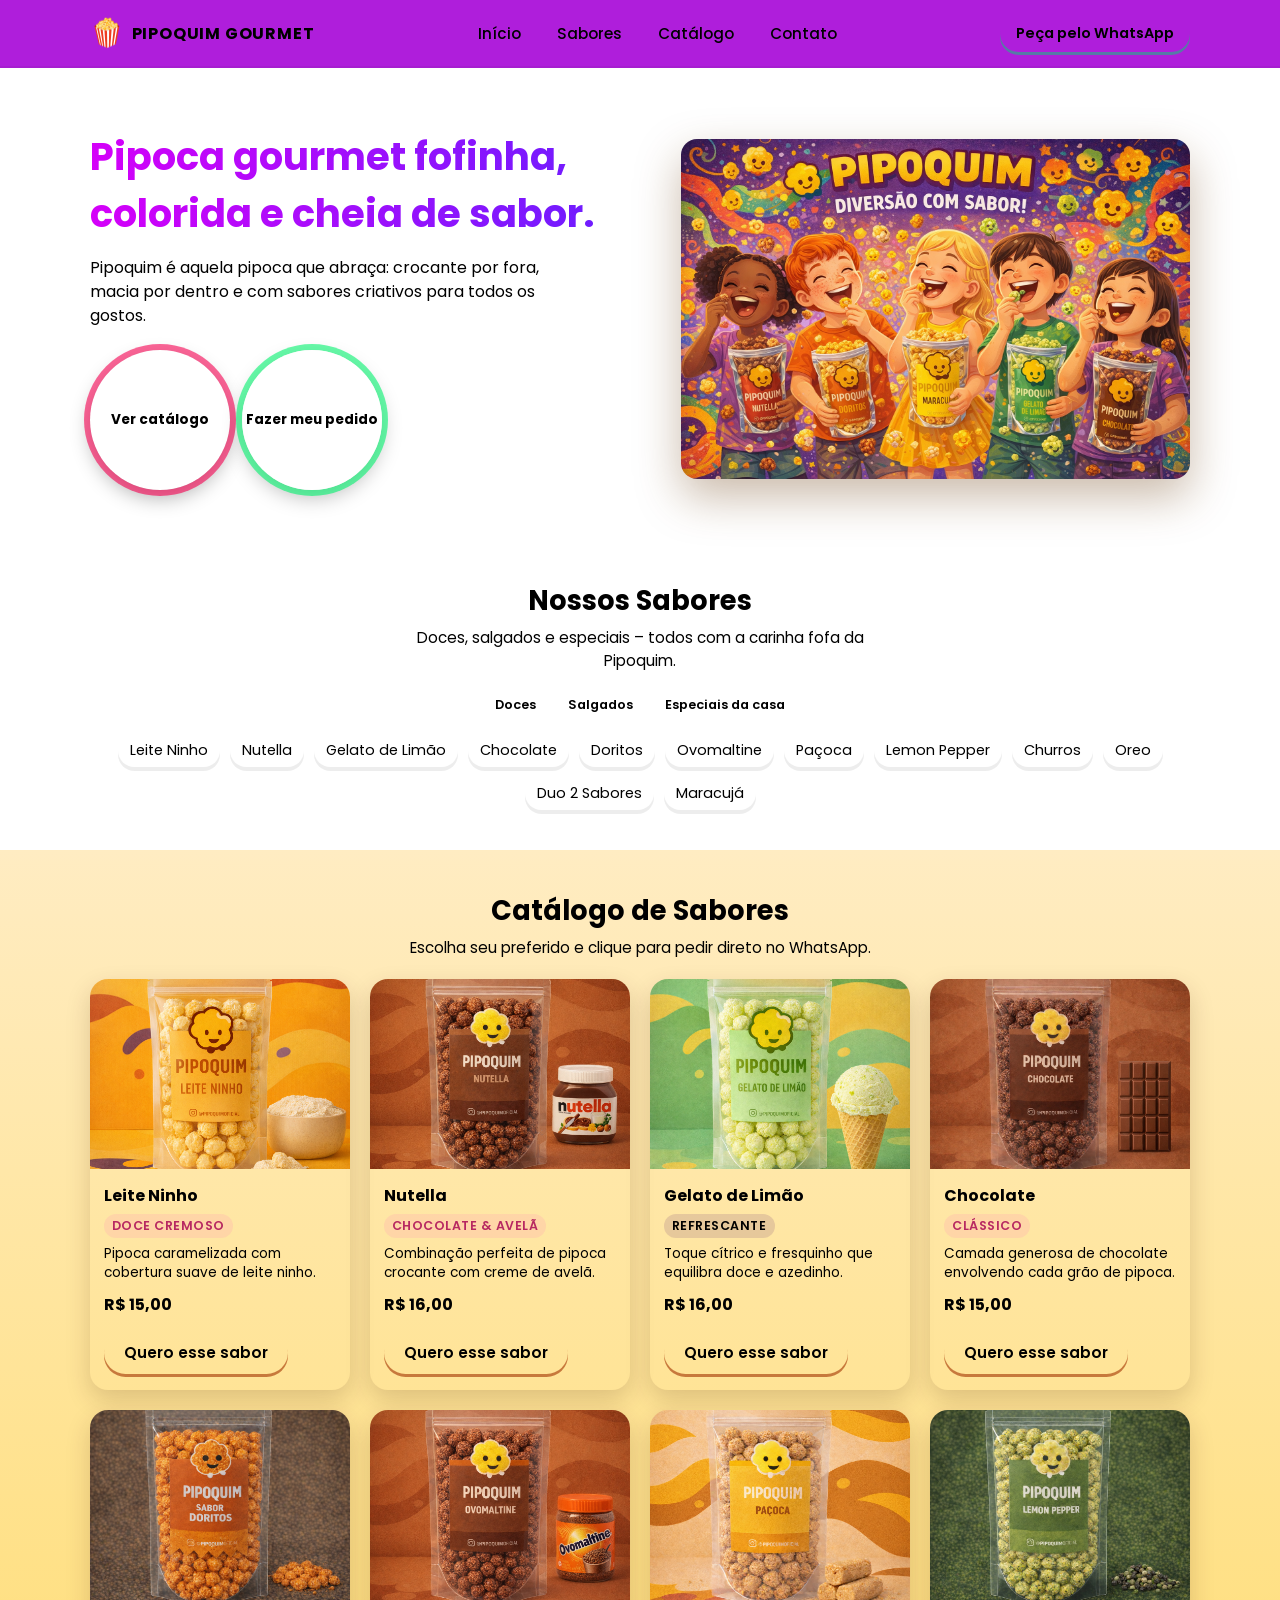
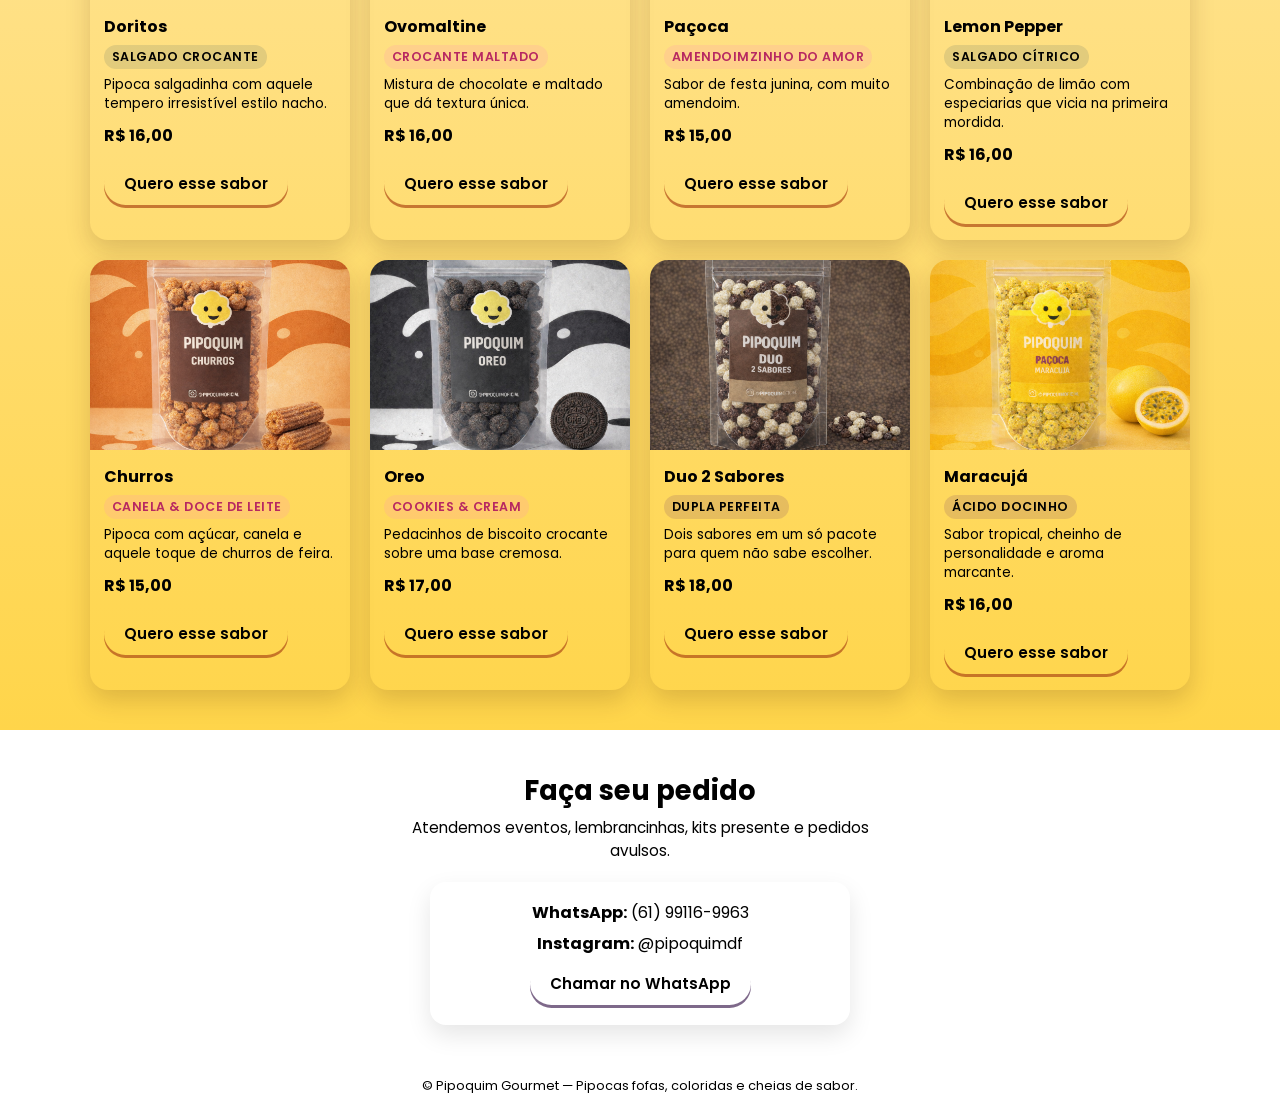
<file: index.html>
<!DOCTYPE html>
<html lang="pt-BR">
<head>
    <meta charset="UTF-8">
    <meta name="viewport" content="width=device-width, initial-scale=1.0">
    <title>Pipoquim Gourmet</title>
    <link rel="stylesheet" href="style.css">
    <link rel="preconnect" href="https://fonts.googleapis.com">
    <link rel="preconnect" href="https://fonts.gstatic.com" crossorigin>
    <link href="https://fonts.googleapis.com/css2?family=Poppins:wght@300;400;600;700&display=swap" rel="stylesheet">
</head>
<script>
document.addEventListener("click", function(e) {
    for (let i = 0; i < 8; i++) {
        let pipoca = document.createElement("span");
        pipoca.innerHTML = "🍿";
        pipoca.classList.add("explodir");

        document.body.appendChild(pipoca);

        let x = e.clientX;
        let y = e.clientY;

        pipoca.style.left = x + "px";
        pipoca.style.top = y + "px";

        let angle = Math.random() * 2 * Math.PI;
        let distance = Math.random() * 120 + 40;

        let xMove = Math.cos(angle) * distance;
        let yMove = Math.sin(angle) * distance;

        pipoca.style.setProperty("--x", xMove + "px");
        pipoca.style.setProperty("--y", yMove + "px");

        setTimeout(() => {
            pipoca.remove();
        }, 800);
    }
});
</script>

<body>
    <header class="topbar">
        <div class="logo">
            <span class="logo-icone">🍿</span>
            <span class="logo-texto">Pipoquim Gourmet</span>
        </div>
        <nav class="menu">
            <a href="#inicio">Início</a>
            <a href="#sabores">Sabores</a>
            <a href="#catalogo">Catálogo</a>
            <a href="#contato">Contato</a>
        </nav>
        <a href="https://w.app/r2nhoq" target="_blank" class="btn-whatsapp">
            Peça pelo WhatsApp
        </a>
    </header>

    <main>
        <!-- HERO -->
        <section id="inicio" class="hero">
            <div class="hero-texto">
                <h1>Pipoca gourmet fofinha, colorida e cheia de sabor.</h1>
                <p>
                    Pipoquim é aquela pipoca que abraça: crocante por fora,
                    macia por dentro e com sabores criativos para todos os gostos.
                </p>
                <div class="hero-acoes">
                    <a href="#catalogo" class="btn-principal">Ver catálogo</a>
                    <a href="https://w.app/r2nhoq" target="_blank" class="btn-secundario">
                        Fazer meu pedido
                    </a>
                </div>
            </div>
            <div class="hero-imagem">
                <img src="img/banner.png" alt="Sabores de pipoca Pipoquim">
            </div>
        </section>

        <!-- SABORES -->
        <section id="sabores" class="secao sabores">
            <div class="secao-titulo">
                <h2>Nossos Sabores</h2>
                <p>Doces, salgados e especiais – todos com a carinha fofa da Pipoquim.</p>
            </div>

            <div class="sabores-tags">
                <span class="tag tag-doce">Doces</span>
                <span class="tag tag-salgado">Salgados</span>
                <span class="tag tag-especial">Especiais da casa</span>
            </div>

            <div class="sabores-lista">
                <span>Leite Ninho</span>
                <span>Nutella</span>
                <span>Gelato de Limão</span>
                <span>Chocolate</span>
                <span>Doritos</span>
                <span>Ovomaltine</span>
                <span>Paçoca</span>
                <span>Lemon Pepper</span>
                <span>Churros</span>
                <span>Oreo</span>
                <span>Duo 2 Sabores</span>
                <span>Maracujá</span>
            </div>
        </section>

        <!-- CATÁLOGO -->
        <section id="catalogo" class="secao catalogo">
            <div class="secao-titulo">
                <h2>Catálogo de Sabores</h2>
                <p>Escolha seu preferido e clique para pedir direto no WhatsApp.</p>
            </div>

            <div class="grid-catalogo">
                <!-- Leite Ninho -->
                <article class="card-sabor">
                    <img src="img/leite ninho.png" alt="Pipoquim Leite Ninho">
                    <div class="card-info">
                        <h3>Leite Ninho</h3>
                        <p class="card-tag doce">Doce cremoso</p>
                        <p class="card-desc">
                            Pipoca caramelizada com cobertura suave de leite ninho.
                        </p>
                        <p class="card-preco">R$ 15,00</p>
                        <a href="https://w.app/r2nhoq"
                           target="_blank" class="btn-card">Quero esse sabor</a>
                    </div>
                </article>

                <!-- Nutella -->
                <article class="card-sabor">
                    <img src="img/nutella.png" alt="Pipoquim Nutella">
                    <div class="card-info">
                        <h3>Nutella</h3>
                        <p class="card-tag doce">Chocolate & avelã</p>
                        <p class="card-desc">
                            Combinação perfeita de pipoca crocante com creme de avelã.
                        </p>
                        <p class="card-preco">R$ 16,00</p>
                        <a href="https://w.app/r2nhoq"
                           target="_blank" class="btn-card">Quero esse sabor</a>
                    </div>
                </article>

                <!-- Gelato de Limão -->
                <article class="card-sabor">
                    <img src="img/gelato 2.0.png" alt="Pipoquim Gelato de Limão">
                    <div class="card-info">
                        <h3>Gelato de Limão</h3>
                        <p class="card-tag especial">Refrescante</p>
                        <p class="card-desc">
                            Toque cítrico e fresquinho que equilibra doce e azedinho.
                        </p>
                        <p class="card-preco">R$ 16,00</p>
                        <a href="https://w.app/r2nhoq"
                           target="_blank" class="btn-card">Quero esse sabor</a>
                    </div>
                </article>

                <!-- Chocolate -->
                <article class="card-sabor">
                    <img src="img/Chocolate.png" alt="Pipoquim Chocolate">
                    <div class="card-info">
                        <h3>Chocolate</h3>
                        <p class="card-tag doce">Clássico</p>
                        <p class="card-desc">
                            Camada generosa de chocolate envolvendo cada grão de pipoca.
                        </p>
                        <p class="card-preco">R$ 15,00</p>
                        <a href="https://w.app/r2nhoq"
                           target="_blank" class="btn-card">Quero esse sabor</a>
                    </div>
                </article>

                <!-- Doritos -->
                <article class="card-sabor">
                    <img src="img/Doritos.png" alt="Pipoquim Doritos">
                    <div class="card-info">
                        <h3>Doritos</h3>
                        <p class="card-tag salgado">Salgado crocante</p>
                        <p class="card-desc">
                            Pipoca salgadinha com aquele tempero irresistível estilo nacho.
                        </p>
                        <p class="card-preco">R$ 16,00</p>
                        <a href="https://w.app/r2nhoq"
                           target="_blank" class="btn-card">Quero esse sabor</a>
                    </div>
                </article>

                <!-- Ovomaltine -->
                <article class="card-sabor">
                    <img src="img/Ovomaltine.png" alt="Pipoquim Ovomaltine">
                    <div class="card-info">
                        <h3>Ovomaltine</h3>
                        <p class="card-tag doce">Crocante maltado</p>
                        <p class="card-desc">
                            Mistura de chocolate e maltado que dá textura única.
                        </p>
                        <p class="card-preco">R$ 16,00</p>
                        <a href="https://w.app/r2nhoq"
                           target="_blank" class="btn-card">Quero esse sabor</a>
                    </div>
                </article>

                <!-- Paçoca -->
                <article class="card-sabor">
                    <img src="img/paçoca.png" alt="Pipoquim Paçoca">
                    <div class="card-info">
                        <h3>Paçoca</h3>
                        <p class="card-tag doce">Amendoimzinho do amor</p>
                        <p class="card-desc">
                            Sabor de festa junina, com muito amendoim.
                        </p>
                        <p class="card-preco">R$ 15,00</p>
                        <a href="https://w.app/r2nhoq"
                           target="_blank" class="btn-card">Quero esse sabor</a>
                    </div>
                </article>

                <!-- Lemon Pepper -->
                <article class="card-sabor">
                    <img src="img/Lemon pepper.png" alt="Pipoquim Lemon Pepper">
                    <div class="card-info">
                        <h3>Lemon Pepper</h3>
                        <p class="card-tag salgado">Salgado cítrico</p>
                        <p class="card-desc">
                            Combinação de limão com especiarias que vicia na primeira mordida.
                        </p>
                        <p class="card-preco">R$ 16,00</p>
                        <a href="https://w.app/r2nhoq"
                           target="_blank" class="btn-card">Quero esse sabor</a>
                    </div>
                </article>

                <!-- Churros -->
                <article class="card-sabor">
                    <img src="img/churros.png" alt="Pipoquim Churros">
                    <div class="card-info">
                        <h3>Churros</h3>
                        <p class="card-tag doce">Canela & doce de leite</p>
                        <p class="card-desc">
                            Pipoca com açúcar, canela e aquele toque de churros de feira.
                        </p>
                        <p class="card-preco">R$ 15,00</p>
                        <a href="https://w.app/r2nhoq"
                           target="_blank" class="btn-card">Quero esse sabor</a>
                    </div>
                </article>

                <!-- Oreo -->
                <article class="card-sabor">
                    <img src="img/oreo.png" alt="Pipoquim Oreo">
                    <div class="card-info">
                        <h3>Oreo</h3>
                        <p class="card-tag doce">Cookies & cream</p>
                        <p class="card-desc">
                            Pedacinhos de biscoito crocante sobre uma base cremosa.
                        </p>
                        <p class="card-preco">R$ 17,00</p>
                        <a href="https://w.app/r2nhoq"
                           target="_blank" class="btn-card">Quero esse sabor</a>
                    </div>
                </article>

                <!-- Duo -->
                <article class="card-sabor">
                    <img src="img/Duo.png" alt="Pipoquim Duo 2 Sabores">
                    <div class="card-info">
                        <h3>Duo 2 Sabores</h3>
                        <p class="card-tag especial">Dupla perfeita</p>
                        <p class="card-desc">
                            Dois sabores em um só pacote para quem não sabe escolher.
                        </p>
                        <p class="card-preco">R$ 18,00</p>
                        <a href="https://w.app/r2nhoq"
                           target="_blank" class="btn-card">Quero esse sabor</a>
                    </div>
                </article>

                <!-- Maracujá -->
                <article class="card-sabor">
                    <img src="img/maracujá.png" alt="Pipoquim Maracujá">
                    <div class="card-info">
                        <h3>Maracujá</h3>
                        <p class="card-tag especial">Ácido docinho</p>
                        <p class="card-desc">
                            Sabor tropical, cheinho de personalidade e aroma marcante.
                        </p>
                        <p class="card-preco">R$ 16,00</p>
                        <a href="https://w.app/r2nhoq"
                           target="_blank" class="btn-card">Quero esse sabor</a>
                    </div>
                </article>
            </div>
        </section>

        <!-- CONTATO -->
        <section id="contato" class="secao contato">
            <div class="secao-titulo">
                <h2>Faça seu pedido</h2>
                <p>Atendemos eventos, lembrancinhas, kits presente e pedidos avulsos.</p>
            </div>
            <div class="contato-bloco">
                <p><strong>WhatsApp:</strong> (61) 99116-9963</p>
                <p><strong>Instagram:</strong> @pipoquimdf</p>
                <a href="https://w.app/r2nhoq" target="_blank" class="btn-principal">
                    Chamar no WhatsApp
                </a>
            </div>
        </section>
    </main>

    <footer class="rodape">
        <p>© Pipoquim Gourmet — Pipocas fofas, coloridas e cheias de sabor.</p>
    </footer>
</body>
</html>
</file>
<file: style.css>
style.css
:root {
    --amarelo: #ffd54a;
    --amarelo-claro: #ffecc2;
    --roxo: #5b1d6f;
    --marrom: #6b3a1e;
    --laranja: #f47b2a;
    --verde: #63b738;
    --azul: #103a5c;
    --rosa: #ff8fb5;
    --cinza-claro: #f7f7f7;
    --texto: #43220b;
    --branco: #ffffff;
}

* {
    box-sizing: border-box;
    margin: 0;
    padding: 0;
}

body {
    font-family: "Poppins", system-ui, -apple-system, BlinkMacSystemFont, sans-serif;
    background: var(--amarelo-claro);
    color: var(--texto);
}

/* ---------- TOPO ---------- */

.topbar {
    position: sticky;
    top: 0;
    z-index: 10;
    display: flex;
    align-items: center;
    justify-content: space-between;
    padding: 12px 7vw;
    background: rgba(172, 21, 218, 0.96);
    backdrop-filter: blur(10px);
    border-bottom: 2px solid rgba(91, 29, 111, 0.1);
}

.logo {
    display: flex;
    align-items: center;
    gap: 8px;
    font-weight: 700;
    color: var(--roxo);
}

.logo-icone {
    font-size: 1.7rem;
}

.logo-texto {
    letter-spacing: 0.05em;
    text-transform: uppercase;
}

.menu {
    display: flex;
    gap: 16px;
    font-size: 0.95rem;
}

.menu a {
    text-decoration: none;
    color: var(--texto);
    font-weight: 500;
    position: relative;
}

.menu a::after {
    content: "";
    position: absolute;
    left: 0;
    bottom: -4px;
    width: 0;
    height: 2px;
    background: var(--roxo);
    transition: width 0.2s ease;
}

.menu a:hover::after {
    width: 100%;
}

.btn-whatsapp {
    background: var(--verde);
    color: var(--branco);
    padding: 8px 16px;
    border-radius: 999px;
    text-decoration: none;
    font-size: 0.9rem;
    font-weight: 600;
    box-shadow: 0 3px 0 hsla(152, 100%, 42%, 0.5);
    transition: transform 0.1s ease, box-shadow 0.1s ease;
}

.btn-whatsapp:hover {
    transform: translateY(-1px);
    box-shadow: 0 5px 0 rgba(34, 92, 31, 0.5);
}

/* ---------- HERO ---------- */

.hero {
    display: grid;
    grid-template-columns: minmax(0, 1.1fr) minmax(0, 1fr);
    align-items: center;
    gap: 32px;
    padding: 60px 7vw 50px;
    background: linear-gradient(135deg, var(--amarelo), #fdd787, #ffb15a);
}

.hero-texto h1 {
    font-size: clamp(2.1rem, 3vw, 2.8rem);
    margin-bottom: 14px;
    font-weight: 700;

    background: linear-gradient(
        270deg,
        #ff1744,
        #ff9100,
        #ffea00,
        #00e676,
        #00b0ff,
        #651fff,
        #d500f9
    );

    background-size: 600% 600%;

    -webkit-background-clip: text;
    -webkit-text-fill-color: transparent;
    background-clip: text;

    animation: arcoIris 6s ease infinite;
}

/* Animação do degradê */
@keyframes arcoIris {
    0% {
        background-position: 0% 50%;
    }
    50% {
        background-position: 100% 50%;
    }
    100% {
        background-position: 0% 50%;
    }
}
.hero-texto p {
    font-size: 1rem;
    max-width: 480px;
    line-height: 1.5;
}

.hero-acoes {
    margin-top: 22px;
    display: flex;
    gap: 12px;
    flex-wrap: wrap;
}

.btn-principal,
.btn-secundario,
.btn-card {
    border-radius: 999px;
    padding: 10px 20px;
    font-weight: 600;
    text-decoration: none;
    font-size: 0.95rem;
    display: inline-flex;
    align-items: center;
    justify-content: center;
    gap: 6px;
}

.btn-principal {
    background: var(--roxo);
    color: var(--branco);
    box-shadow: 0 3px 0 rgba(41, 6, 60, 0.6);
}

.btn-secundario {
    border: 2px solid var(--roxo);
    color: var(--roxo);
    background: rgba(255, 255, 255, 0.6);
}

.btn-card {
    background: var(--laranja);
    color: var(--branco);
    box-shadow: 0 3px 0 rgba(176, 76, 22, 0.7);
}

.btn-principal:hover,
.btn-secundario:hover,
.btn-card:hover {
    transform: translateY(-1px);
    box-shadow: 0 5px 0 rgba(0, 0, 0, 0.25);
}

.hero-imagem img {
    width: 100%;
    max-width: 560px;
    display: block;
    border-radius: 16px;
    box-shadow: 0 18px 45px rgba(105, 60, 13, 0.35);
}

/* ---------- SEÇÕES ---------- */

.secao {
    padding: 40px 7vw;
}

.secao-titulo {
    text-align: center;
    margin-bottom: 20px;
}

.secao-titulo h2 {
    font-size: 1.7rem;
    color: var(--roxo);
    margin-bottom: 4px;
}

.secao-titulo p {
    max-width: 480px;
    margin: 0 auto;
    font-size: 0.95rem;
}

/* ---------- SABORES ---------- */

.sabores {
    background: var(--amarelo-claro);
}

.sabores-tags {
    display: flex;
    justify-content: center;
    gap: 12px;
    margin-bottom: 16px;
    flex-wrap: wrap;
}

.tag {
    padding: 4px 10px;
    border-radius: 999px;
    font-size: 0.8rem;
    font-weight: 600;
    color: var(--branco);
}

.tag-doce {
    background: var(--rosa);
}

.tag-salgado {
    background: var(--azul);
}

.tag-especial {
    background: var(--roxo);
}

.sabores-lista {
    display: flex;
    flex-wrap: wrap;
    justify-content: center;
    gap: 10px;
    font-size: 0.9rem;
    margin-top: 4px;
}

.sabores-lista span {
    background: var(--branco);
    border-radius: 999px;
    padding: 6px 12px;
    box-shadow: 0 4px 0 rgba(0, 0, 0, 0.07);
}

/* ---------- CATÁLOGO ---------- */

.catalogo {
    background: linear-gradient(180deg, #ffecc2, #ffd54a);
}

.grid-catalogo {
    display: grid;
    grid-template-columns: repeat(auto-fit, minmax(210px, 1fr));
    gap: 20px;
    margin-top: 20px;
}

.card-sabor {
    background: var(--branco);
    border-radius: 18px;
    overflow: hidden;
    box-shadow: 0 10px 25px rgba(67, 34, 11, 0.18);
    display: flex;
    flex-direction: column;
}

.card-sabor img {
    width: 100%;
    height: 190px;
    object-fit: cover;
    background: #f3f3f3;
}

.card-info {
    padding: 14px 14px 16px;
    display: flex;
    flex-direction: column;
    gap: 6px;
}

.card-info h3 {
    font-size: 1rem;
    color: var(--roxo);
}

.card-tag {
    font-size: 0.78rem;
    font-weight: 600;
    text-transform: uppercase;
    letter-spacing: 0.04em;
    width: fit-content;
    padding: 3px 8px;
    border-radius: 999px;
}

.card-tag.doce {
    background: rgba(255, 143, 181, 0.2);
    color: #b72861;
}

.card-tag.salgado {
    background: rgba(16, 58, 92, 0.12);
    color: var(--azul);
}

.card-tag.especial {
    background: rgba(91, 29, 111, 0.15);
    color: var(--roxo);
}

.card-desc {
    font-size: 0.85rem;
    line-height: 1.4;
}

.card-preco {
    font-weight: 700;
    margin-top: 4px;
    color: var(--marrom);
}

.card-info .btn-card {
    margin-top: 8px;
    align-self: flex-start;
}

/* ---------- CONTATO ---------- */

.contato {
    background: var(--amarelo-claro);
}

.contato-bloco {
    margin-top: 10px;
    text-align: center;
    background: var(--branco);
    border-radius: 16px;
    padding: 18px 16px 20px;
    max-width: 420px;
    margin-left: auto;
    margin-right: auto;
    box-shadow: 0 10px 25px rgba(0, 0, 0, 0.1);
}

.contato-bloco p {
    margin-bottom: 6px;
}

/* ---------- RODAPÉ ---------- */

.rodape {
    text-align: center;
    font-size: 0.8rem;
    padding: 12px 7vw 18px;
    background: var(--roxo);
    color: var(--amarelo-claro);
}

/* ---------- RESPONSIVO ---------- */

@media (max-width: 900px) {
    .hero {
        grid-template-columns: 1fr;
        text-align: center;
    }

    .hero-texto p {
        margin: 0 auto;
    }

    .hero-acoes {
        justify-content: center;
    }

    .hero-imagem img {
        margin: 0 auto;
    }

    .menu {
        display: none; /* se quiser, pode depois trocar por menu hamburguer */
    }

    .topbar {
        justify-content: space-between;
        gap: 10px;
    }

    .btn-whatsapp {
        padding-inline: 12px;
    }
}
.hero-texto h1 {
    color: #ecd655 !important;
}
/* ---------- PIPOCA EXPLODINDO ---------- */

.explodir {
    position: fixed;
    font-size: 22px;
    pointer-events: none;
    animation: explosao 0.8s ease-out forwards;
    z-index: 9999;
}

@keyframes explosao {
    0% {
        transform: translate(0, 0) scale(1);
        opacity: 1;
    }
    100% {
        transform: translate(var(--x), var(--y)) scale(0.5) rotate(360deg);
        opacity: 0;
    }
}

/* ---------- BOTÃO FAZER MEU PEDIDO CIRCULAR ---------- */

.hero-acoes .btn-secundario {
    width: 140px;
    height: 140px;

    border-radius: 50%;
    padding: 0;

    display: flex;
    align-items: center;
    justify-content: center;
    text-align: center;

    font-size: 0.9rem;
    font-weight: 700;

    border: 3px solid var(--roxo);
    background: rgba(255, 255, 255, 0.75);

    box-shadow:
        0 0 0 6px rgba(255, 213, 74, 0.6),
        0 8px 20px rgba(0, 0, 0, 0.25);

    transition: transform 0.3s ease, box-shadow 0.3s ease;
}

.hero-acoes .btn-secundario:hover {
    transform: scale(1.08) rotate(-2deg);
    box-shadow:
        0 0 0 8px rgba(255, 213, 74, 0.8),
        0 12px 30px rgba(0, 0, 0, 0.35);
}
/* ---------- BOTÕES CIRCULARES HERO ---------- */

.hero-acoes {
    align-items: center;
}

/* VER CATÁLOGO */
.hero-acoes .btn-principal {
    width: 140px;
    height: 140px;

    border-radius: 50%;
    padding: 0;

    display: flex;
    align-items: center;
    justify-content: center;
    text-align: center;

    font-size: 0.85rem;
    font-weight: 700;

    background: var(--roxo);
    color: var(--branco);

    box-shadow:
        0 0 0 6px rgba(247, 0, 82, 0.6),
        0 8px 20px rgba(0, 0, 0, 0.3);

    transition: transform 0.3s ease, box-shadow 0.3s ease;
}

/* FAZER MEU PEDIDO */
.hero-acoes .btn-secundario {
    width: 140px;
    height: 140px;

    border-radius: 50%;
    padding: 0;

    display: flex;
    align-items: center;
    justify-content: center;
    text-align: center;

    font-size: 0.85rem;
    font-weight: 700;

    border: 3px solid var(--roxo);
    background: rgba(255, 255, 255, 0.75);
    color: var(--roxo);

    box-shadow:
        0 0 0 6px rgba(2, 243, 111, 0.6),
        0 8px 20px rgba(0, 0, 0, 0.25);

    transition: transform 0.3s ease, box-shadow 0.3s ease;
}

/* HOVER (AMBOS) */
.hero-acoes .btn-principal:hover,
.hero-acoes .btn-secundario:hover {
    transform: scale(1.08) rotate(-2deg);
    box-shadow:
        0 0 0 8px rgba(132, 0, 255, 0.85),
        0 12px 30px rgba(0, 0, 0, 0.35);
}
/* ---------- ANIMAÇÃO MENU ---------- */

.menu a {
    position: relative;
    padding: 6px 10px;
    transition: transform 0.25s ease, color 0.25s ease;
}

/* linha animada */
.menu a::before {
    content: "";
    position: absolute;
    left: 50%;
    bottom: 0;
    width: 0;
    height: 3px;
    background: linear-gradient(90deg, var(--amarelo), var(--rosa));
    border-radius: 999px;
    transform: translateX(-50%);
    transition: width 0.3s ease;
}

/* hover */
.menu a:hover {
    transform: translateY(-3px) scale(1.05);
    color: var(--amarelo);
}

.menu a:hover::before {
    width: 100%;
}
</file>
